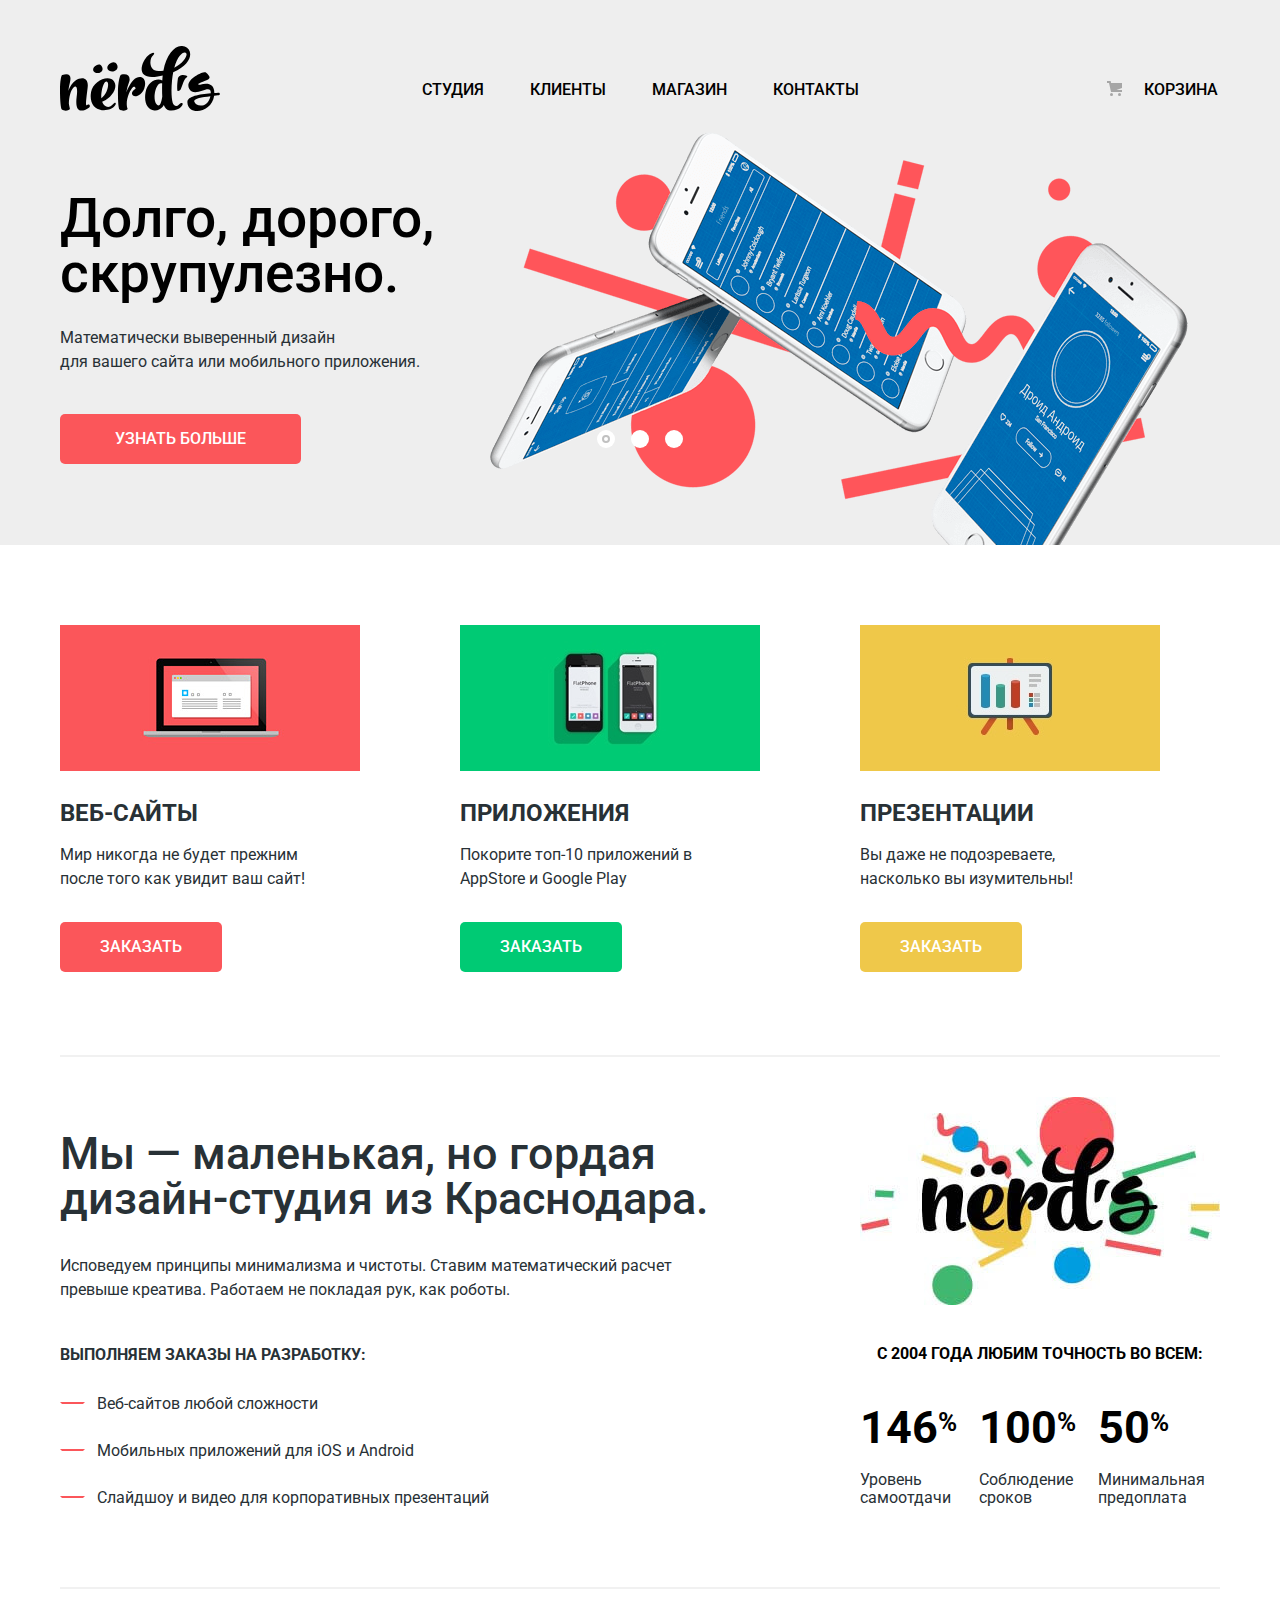
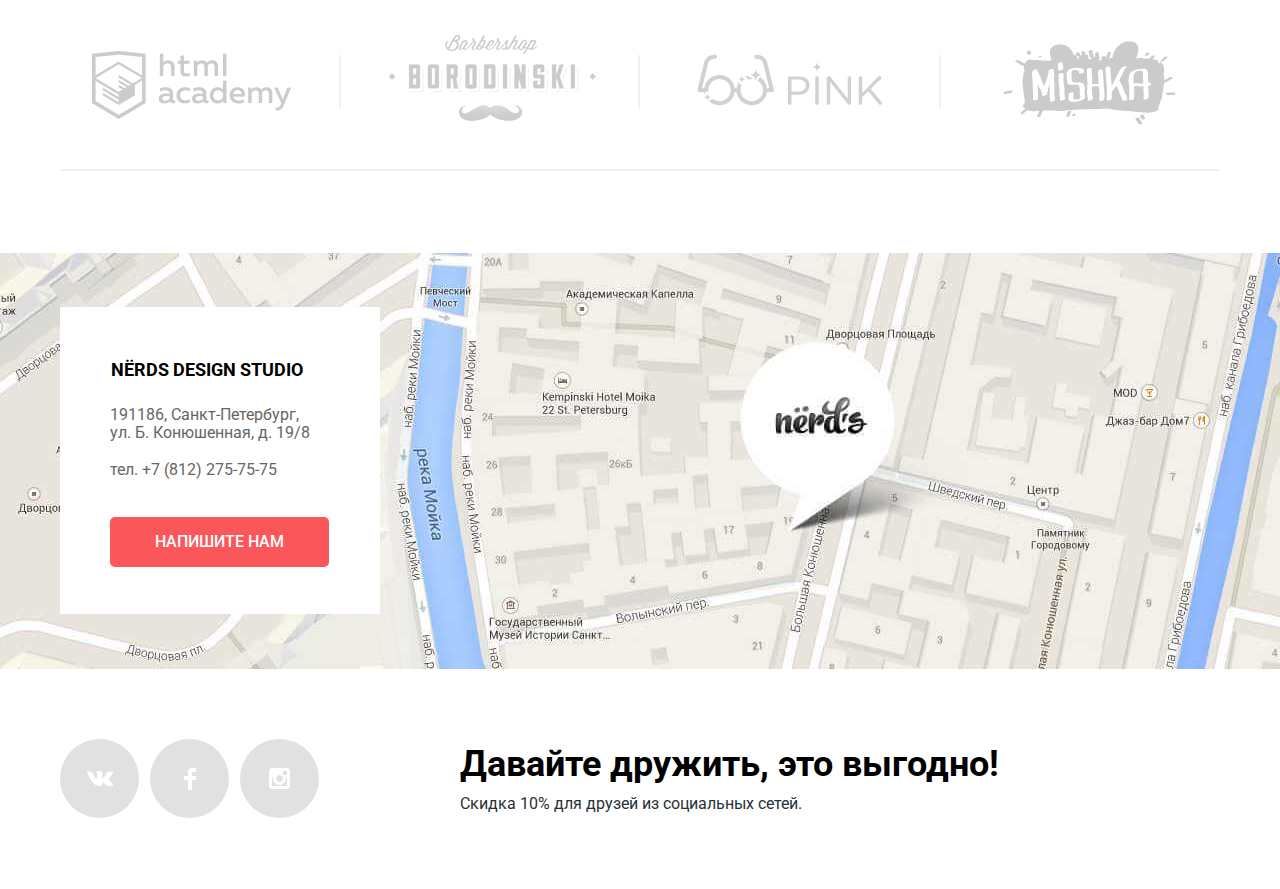
<file: 589543-nerds/index.html>
<!DOCTYPE html>
<html lang="ru">

<head>
  <meta charset="UTF-8">
  <title>Дизайн-студия NERD'S</title>
  <meta name="format-detection" content="telephone=no">
  <link href="https://fonts.googleapis.com/css?family=Roboto:400,500,700&amp;subset=cyrillic" rel="stylesheet">
  <link href="css/normalize.css" rel="stylesheet">
  <link href="css/style-min.css" rel="stylesheet">
</head>

<body>
  <header class="main-header">
    <div class="wrapper">
      <nav class="main-nav">
        <a class="main-header-logo" href="#">
          <img src="img/nerds-logo.svg" width="160" height="65" alt="Логотип нердс">
        </a>
        <ul class="main-nav-menu">
          <li class="menu-item"><a href="index.html">Студия</a></li>
          <li class="menu-item"><a href="clients.html">Клиенты</a></li>
          <li class="menu-item"><a href="catalog.html">Магазин</a></li>
          <li class="menu-item"><a href="contacts.html">Контакты</a></li>
          <li class="menu-item menu-item-cart"><a href="cart.html">Корзина</a></li>
        </ul>
      </nav>
      <div class="header-slider">
        <div class="slider-switches">
          <span class="checked"></span>
          <span></span>
          <span></span>
        </div>
        <ul class="sliders">
          <li class="slide-1">
            <div class="slider-info">
              <h1 class="visually-hidden">Дизайн студия NERD'S</h1>
              <b>Долго, дорого, скрупулезно.</b>
              <p>Математически выверенный дизайн
                <br> для вашего сайта или мобильного приложения.</p>
              <a class="button header-info-btn" href="#">УЗНАТЬ БОЛЬШЕ</a>
            </div>
          </li>
          <li class="slide-2 visually-hidden">
            <div class="slider-info">
              <h1 class="visually-hidden">Дизайн студия NERD'S</h1>
              <b>Любим математику как никто другой</b>
              <p>Никакого креатива, только математические формулы для расчета идеальных пропорций.</p>
              <a class="button header-info-btn" href="#">УЗНАТЬ БОЛЬШЕ</a>
            </div>
          </li>
          <li class="slide-3 visually-hidden">
            <div class="slider-info">
              <h1 class="visually-hidden">Дизайн студия NERD'S</h1>
              <b>Только ночь,<br> только хардкор</b>
              <p>Работать днем, как все? Мы против этого.
                <br> Ближе к полуночи работа только начинается.</p>
              <a class="button header-info-btn" href="#">УЗНАТЬ БОЛЬШЕ</a>
            </div>
          </li>
        </ul>
      </div>
    </div>
  </header>
  <section class="services">
    <div class="wrapper">
      <h2 class="visually-hidden">Услуги компании</h2>
      <div class="services-item">
        <img src="img/illustration-1-jpg.jpg" width="300" height="146" alt="Картинка веб-сайта">
        <h3>Веб-сайты</h3>
        <p>Мир никогда не будет прежним после того как увидит ваш сайт!</p>
        <a class="button red" href="#">ЗАКАЗАТЬ</a>
      </div>
      <div class="services-item">
        <img src="img/illustration-2-jpg.jpg" width="300" height="146" alt="Картинка мобильного приложения">
        <h3>Приложения</h3>
        <p>Покорите топ-10 приложений в AppStore и Google Play</p>
        <a class="button green" href="#">ЗАКАЗАТЬ</a>
      </div>
      <div class="services-item sevices-item-present">
        <img src="img/illustration-3-jpg.jpg" width="300" height="146" alt="Картинка презентации">
        <h3>Презентации</h3>
        <p>Вы даже не подозреваете, насколько вы изумительны!</p>
        <a class="button yellow" href="#">ЗАКАЗАТЬ</a>
      </div>
    </div>
  </section>
  <section class="description">
    <div class="wrapper">
      <h2 class="visually-hidden">Описание студии NERD'S</h2>
      <div class="description-block-left">
        <b>Мы — маленькая, но гордая дизайн-студия из Краснодара.</b>
        <p>Исповедуем принципы минимализма и чистоты. Ставим математический расчет превыше креатива. Работаем не покладая рук, как роботы.</p>
        <strong>Выполняем заказы на разработку:</strong>
        <ul class="descripion-services">
          <li class="description-services-item">Веб-сайтов любой сложности</li>
          <li class="description-services-item">Мобильных приложений для iOS и Android</li>
          <li class="description-services-item">Слайдшоу и видео для корпоративных презентаций</li>
        </ul>
      </div>
      <div class="description-block-right">
        <img src="img/nerds-illustration.jpg" width="360" height="208" alt="Картинка логотипа NERD'S">
        <strong>с 2004 года Любим точность во всем:</strong>
        <ul class="percent-ratio">
          <li>
            <b>146</b><sup>&#37;</sup>
            <span>Уровень самоотдачи</span>
          </li>
          <li>
            <b>100</b><sup>&#37;</sup>
            <span>Соблюдение сроков</span>
          </li>
          <li>
            <b>50</b><sup>&#37;</sup>
            <span>Минимальная предоплата</span>
          </li>
        </ul>
      </div>
    </div>
  </section>
  <section class="links">
    <div class="wrapper">
      <h2 class="visually-hidden">Ссылки на наших партнеров</h2>
      <ul class="links-list">
        <li>
          <a href="https://htmlacademy.ru/intensive/htmlcss">
            <img src="img/logo-1.png" width="260" height="180" alt="Картинка логотипа HTML Academy">
          </a>
        </li>
        <li>
          <a href="#">
            <img src="img/logo-2.png" width="260" height="180" alt="Картинка логотипа Барбершоп Бородинский">
          </a>
        </li>
        <li>
          <a href="#">
            <img src="img/logo-3.png" width="260" height="180" alt="Картинка логотипа Пинк">
          </a>
        </li>
        <li>
          <a href="#">
            <img src="img/logo-4.png" width="260" height="180" alt="Картинка логотипа Мишка">
          </a>
        </li>
      </ul>
    </div>
  </section>
  <section class="map">
    <div class="wrapper">
      <h2 class="visually-hidden">Наши контакты и адрес на карте</h2>
      <div class="map-contacts">
        <h3>NЁRDS DESIGN STUDIO</h3>
        <p>191186, Санкт-Петербург, ул. Б. Конюшенная, д. 19/8</p>
        <p>тел. +7 (812) 275-75-75</p>
        <a class="button map-btn" href="writeus.html">Напишите нам</a>
      </div>
    </div>
  </section>
  <footer class="main-footer">
    <div class="wrapper">
      <ul class="footer-social">
        <li><a class="social-icon vk-icon" href="#"><span class="visually-hidden">ВКонтакте</span></a></li>
        <li><a class="social-icon fb-icon" href="#"><span class="visually-hidden">Фейсбук</span></a></li>
        <li><a class="social-icon insta-icon" href="#"><span class="visually-hidden">Инстаграм</span></a></li>
      </ul>
      <p class="footer-promo">
        <b>Давайте дружить, это выгодно!</b>
        <span>Скидка 10% для друзей из социальных сетей.</span>
      </p>
    </div>
  </footer>
  <section class="modal">
    <div class="wrapper">
      <h2>Напишите нам</h2>
      <form class="modal-form" action="https://echo.htmlacademy.ru" method="post">
        <p>
          <label for="form-name">Ваше имя:</label>
          <input id="form-name" type="text" name="name" placeholder="Имя Фамилия">
        </p>
        <p>
          <label for="form-email">Ваш e-mail:</label>
          <input id="form-email" type="email" name="email" placeholder="email@example.com">
        </p>
        <p>
          <label for="form-message">Текст письма:</label>
          <textarea id="form-message" name="message">
            В свободной форме
          </textarea>
        </p>
        <button class="button" type="submit">ОТПРАВИТЬ</button>
      </form>
      <span class="modal-close"><span class="visually-hidden">закрыть модальное окно</span></span>
    </div>
  </section>
</body>

</html>
</file>
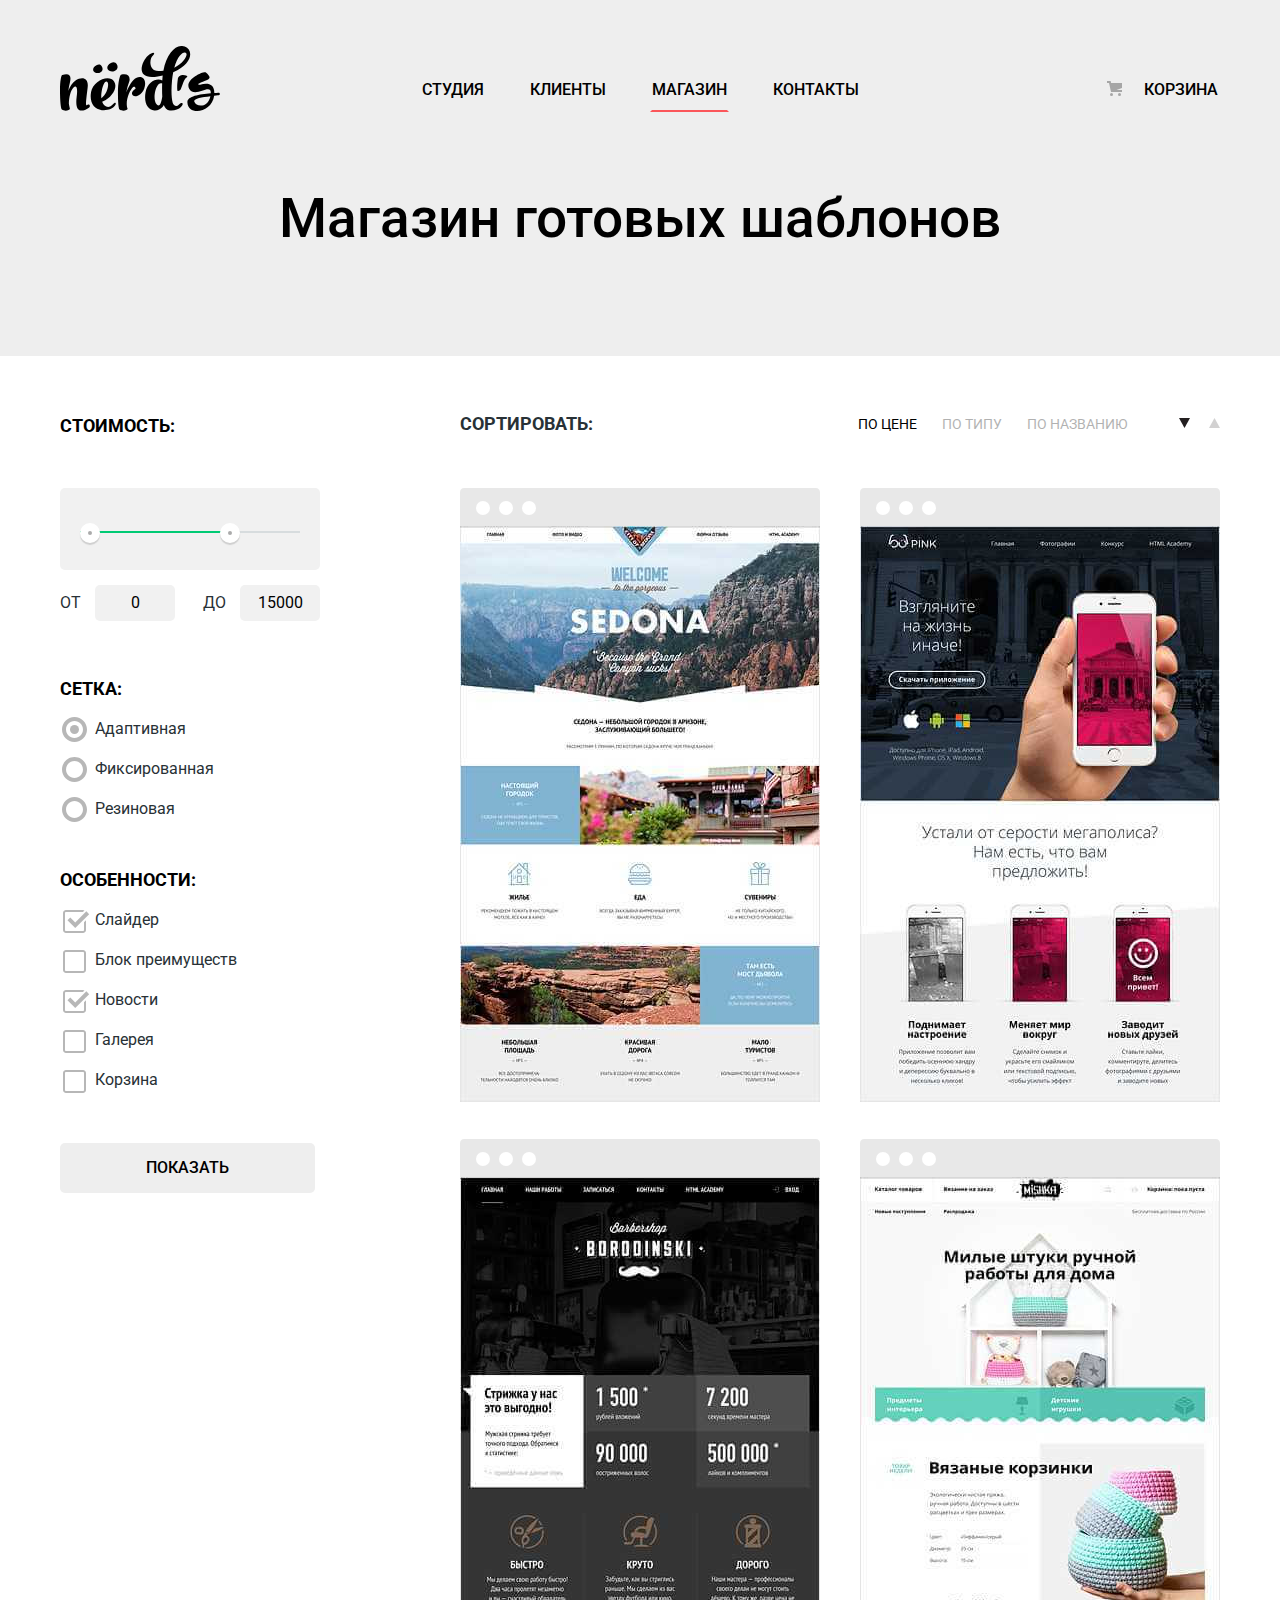
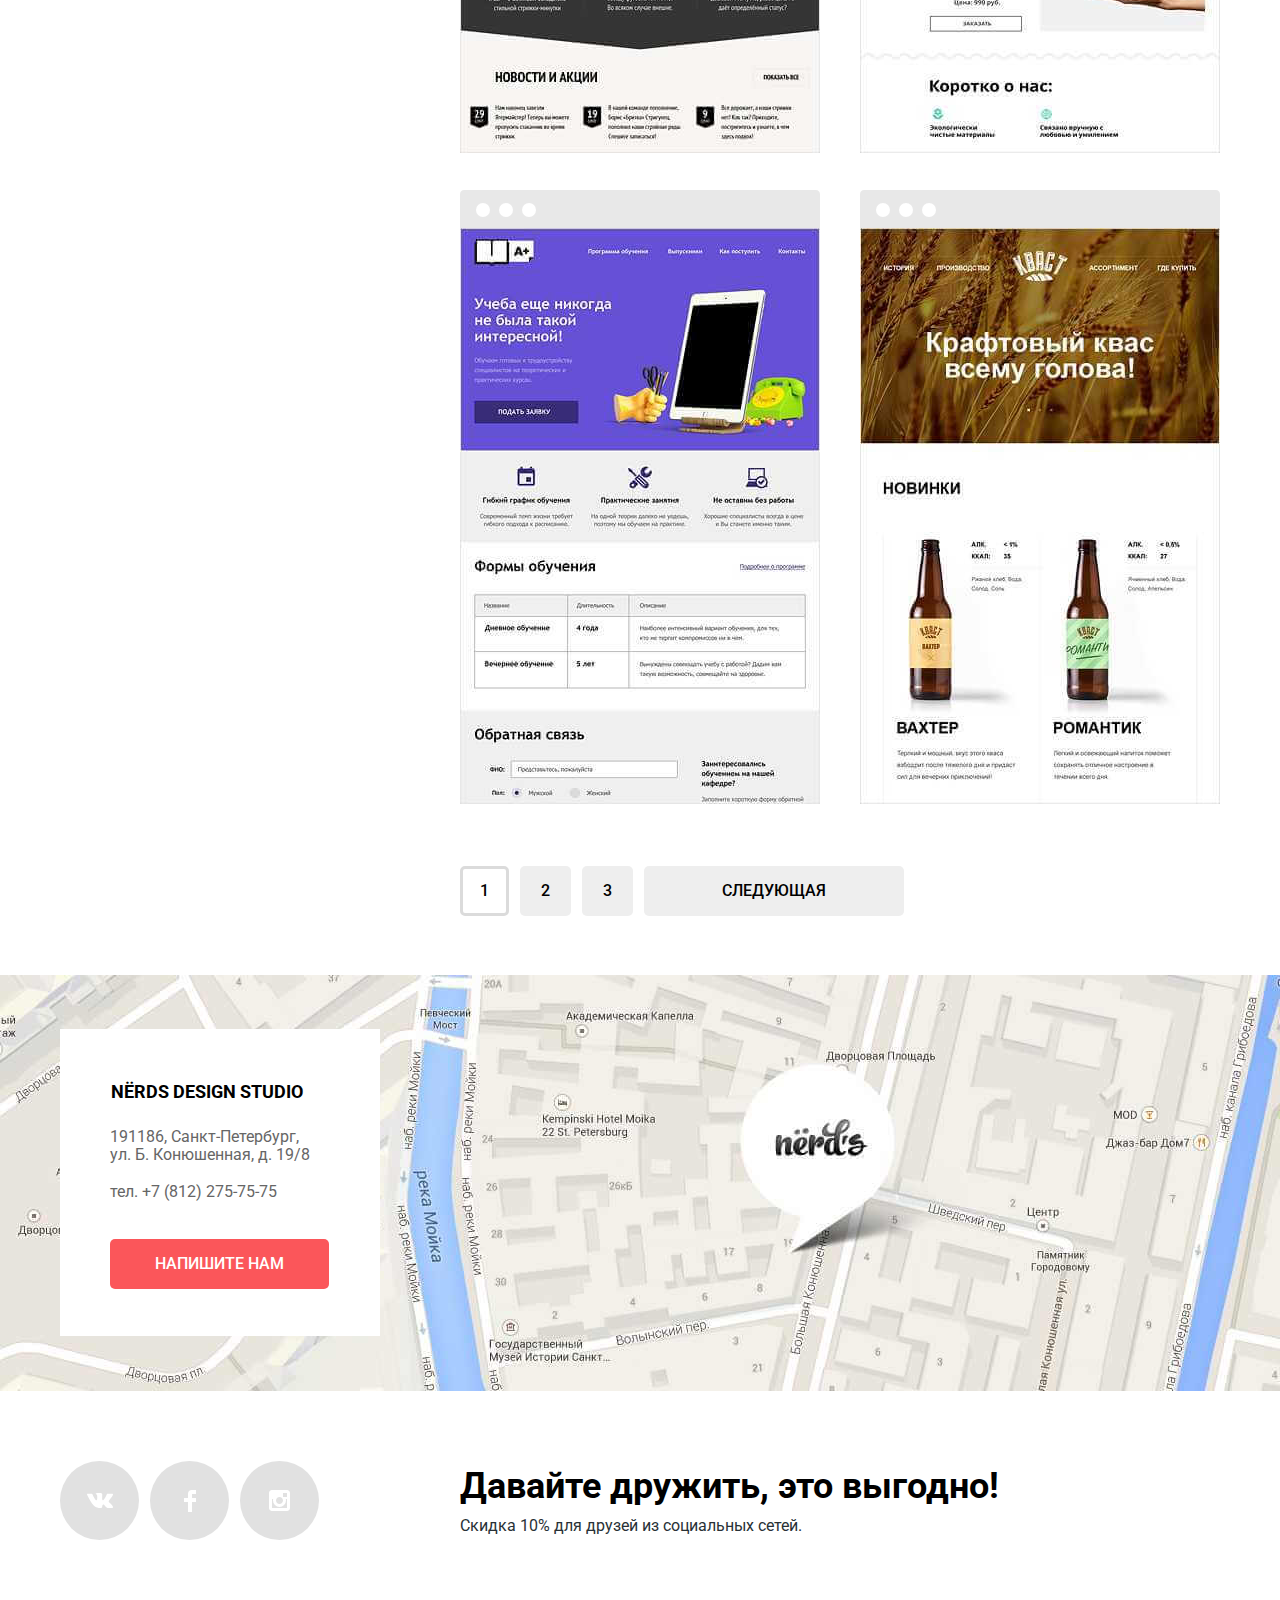
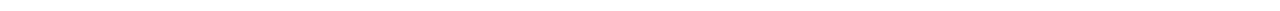
<file: 589543-nerds/catalog.html>
<!DOCTYPE html>
<html lang="ru">
<head>
  <meta charset="UTF-8">
  <title>Дизайн-студия NERD'S</title>
  <meta name="format-detection" content="telephone=no">
  <link href="https://fonts.googleapis.com/css?family=Roboto:400,500,700&amp;subset=cyrillic" rel="stylesheet">
  <link href="css/normalize.css" rel="stylesheet">
  <link href="css/style-min.css" rel="stylesheet">
</head>
<body class="catalog-page">
  <header class="main-header">
    <div class="wrapper">
      <nav class="main-nav">
        <a class="main-header-logo" href="index.html">
          <img src="img/nerds-logo.svg" width="160" height="65" alt="Логотип">
        </a>
        <ul class="main-nav-menu">
          <li class="menu-item"><a href="index.html">Студия</a></li>
          <li class="menu-item"><a href="clients.html">Клиенты</a></li>
          <li class="menu-item menu-item-active"><a href="catalog.html">Магазин</a></li>
          <li class="menu-item"><a href="contacts.html">Контакты</a></li>
          <li class="menu-item menu-item-cart"><a href="cart.html">Корзина</a></li>
        </ul>
      </nav>
      <h1>Магазин готовых шаблонов</h1>
    </div>
  </header>
  <main class="main-catalog">
    <div class="wrapper">
      <section class="filters">
        <h2 class="visually-hidden">Каталог шаблонов</h2>
        <form class="filter" method="get" action="https://echo.htmlacademy.ru">
          <fieldset class="filter-item">
            <legend>Стоимость:</legend>
            <div class="range-filter">
              <div class="range-controls">
                <div class="scale">
                  <div class="bar" style="width:65%"></div>
                </div>
                <div class="toggle toggle-min"></div>
                <div class="toggle toggle-max"></div>
              </div>
              <div class="price-controls">
                <label class="min-price">от
                  <input name="min-price" type="text" value="0">
                </label>
                <label class="max-price">до
                  <input name="max-price" type="text" value="15000">
                </label>
              </div>
            </div>
          </fieldset>
          <fieldset class="grid-group">
            <legend>Сетка:</legend>
            <ul>
              <li class="filter-option">
                <input class="visually-hidden filter-input filter-input-radio" type="radio" name="product-group" value="adaptive" id="adaptive-item" checked>
                <label for="adaptive-item">Адаптивная</label>
              </li>
              <li class="filter-option">
                <input class="visually-hidden filter-input filter-input-radio" type="radio" name="product-group" value="fixed" id="fixed-item">
                <label for="fixed-item">Фиксированная</label>
              </li>
              <li class="filter-option">
                <input class="visually-hidden filter-input filter-input-radio" type="radio" name="product-group" value="grid" id="grid-item">
                <label for="grid-item">Резиновая</label>
              </li>
            </ul>
          </fieldset>
          <fieldset class="features">
            <legend>Особенности:</legend>
            <ul>
              <li class="filter-option">
                <input class="visually-hidden filter-input filter-input-checkbox" type="checkbox" name="slider" id="slider-item" checked>
                <label for="slider-item">Слайдер</label>
              </li>
              <li class="filter-option">
                <input class="visually-hidden filter-input filter-input-checkbox" type="checkbox" name="features" id="features-item">
                <label for="features-item">Блок преимуществ</label>
              </li>
              <li class="filter-option">
                <input class="visually-hidden filter-input filter-input-checkbox" type="checkbox" name="news" id="news-item" checked>
                <label for="news-item">Новости</label>
              </li>
              <li class="filter-option">
                <input class="visually-hidden filter-input filter-input-checkbox" type="checkbox" name="gallery" id="gallery-item">
                <label for="gallery-item">Галерея</label>
              </li>
              <li class="filter-option">
                <input class="visually-hidden filter-input filter-input-checkbox" type="checkbox" name="cart" id="cart-item">
                <label for="cart-item">Корзина</label>
              </li>
            </ul>
          </fieldset>
          <button type="submit" class="filter-button button">Показать</button>
        </form>
      </section>
      <section class="catalog">
        <h2 class="visually-hidden">Форма рассчета стоимости</h2>
        <div class="catalog-filter">
          <b>Сортировать:</b>
          <ul class="catalog-filter-menu">
            <li class="filter-menu-item filter-menu-active"><a>По цене</a></li>
            <li class="filter-menu"><a href="#">По типу</a></li>
            <li class="filter-menu"><a href="#">По названию</a></li>
          </ul>
          <ul class="filter-triangles">
            <li class="filter-triangle"><a class="filter-triangle-down filter-tiangle-active"><span class="visually-hidden">по убыванию</span></a></li>
            <li class="filter-triangle"><a class="filter-triangle-up" href="#"><span class="visually-hidden">по возрастанию</span></a></li>
          </ul>
        </div>
        <div class="catalog-product">
          <article class="product-item item-sedona">
            <h1 class="visually-hidden">Шаблон сайта Седона</h1>
            <div class="top">
              <img src="img/browser.svg" width="360" height="43" alt="Верхняя панель шаблона макета Седона">
            </div>
            <img src="img/img-sedona.jpg" width="360" height="575" alt="Макет Седона">
            <div class="product-description description-sedona">
              <a href="#"><h3>Sedona</h3></a>
              <p>Информационный сайт для туристов</p>
              <a class="button product-description-btn" href="#">9 900 руб.</a>
            </div>
          </article>
          <article class="product-item item-pink">
            <h1 class="visually-hidden">Шаблон приложения Пинк</h1>
            <div class="top">
              <img src="img/browser.svg" width="360" height="43" alt="Верхняя панель шаблона макета Пинк">
            </div>
            <img src="img/img-pink.jpg" width="360" height="575" alt="Макет приложения Пинк">
            <div class="product-description description-pink">
              <a href="#"><h3>Pink App</h3></a>
              <p>Продуктовый приложения для iOS и Android</p>
              <a class="button product-description-btn" href="#">9 900 руб.</a>
            </div>
          </article>
          <article class="product-item item-barbershop">
            <h1 class="visually-hidden">Макет сайта Барбершоп</h1>
            <div class="top">
              <img src="img/browser.svg" width="360" height="43" alt="Верхняя панель шаблона макета Барбершоп">
            </div>
            <img src="img/img-barbershop.jpg" width="360" height="575" alt="Макет Барбершоп">
            <div class="product-description description-barbershop">
              <a href="#"><h3>Barbershop</h3></a>
              <p>Сайт салоны красоты. Для мужчин, да.</p>
              <a class="button product-description-btn" href="#">9 900 руб.</a>
            </div>
          </article>
          <article class="product-item item-mishka">
            <h1 class="visually-hidden">Макет сайта Мишка</h1>
            <div class="top">
              <img src="img/browser.svg" width="360" height="43" alt="Верхняя панель шаблона макета Мишка">
            </div>
            <img src="img/img-mishka.jpg" width="360" height="575" alt="Макет интернет-магазина Мишка">
            <div class="product-description description-mishka">
              <a href="#"><h3>MISHKA</h3></a>
              <p>Интернет-магазин вязаных игрушек</p>
              <a class="button product-description-btn" href="#">9 900 руб.</a>
            </div>
          </article>
          <article class="product-item item-aplus">
            <div class="top">
              <img src="img/browser.svg" width="360" height="43" alt="Верхняя панель шаблона макета А Плюс">
            </div>
            <img src="img/img-aplus.jpg" width="360" height="575" alt="Макет А Плюс">
            <div class="product-description description-aplus">
              <a href="#"><h3>A Plus</h3></a>
              <p>Лендинг курсов повышения квалификации</p>
              <a class="button product-description-btn" href="#">9 900 руб.</a>
            </div>
          </article>
          <article class="product-item item-kvast">
            <h1 class="visually-hidden">Макет сайта Кваст</h1>
            <div class="top">
              <img src="img/browser.svg" width="360" height="43" alt="Верхняя панель шаблона макета Кваст">
            </div>
            <img src="img/img-kvast.jpg" width="360" height="575" alt="Макет Кваст">
            <div class="product-description description-kvast">
              <a href="#"><h3>КВАСТ</h3></a>
              <p>Промо-сайт производителя крафтового кваса</p>
              <a class="button product-description-btn" href="#">9 900 руб.</a>
            </div>
          </article>
        </div>
        <ul class="pagination-list">
          <li class="pagination-item pagination-item-active"><a href="#">1</a></li>
          <li class="pagination-item"><a href="#">2</a></li>
          <li class="pagination-item"><a href="#">3</a></li>
          <li class="pagination-item pagination-button"><a href="#">следующая</a></li>
        </ul>
      </section>
    </div>
  </main>
  <section class="map">
    <div class="wrapper">
      <h2 class="visually-hidden">Наши контакты и адрес на карте</h2>
      <div class="map-contacts">
        <h3>NЁRDS DESIGN STUDIO</h3>
        <p>191186, Санкт-Петербург, ул. Б. Конюшенная, д. 19/8</p>
        <p>тел. +7 (812) 275-75-75</p>
        <a class="button map-btn" href="writeus.html">Напишите нам</a>
      </div>
    </div>
  </section>
  <footer class="main-footer">
    <div class="wrapper">
      <ul class="footer-social">
        <li><a class="social-icon vk-icon" href="#"><span class="visually-hidden">ВКонтакте</span></a></li>
        <li><a class="social-icon fb-icon" href="#"><span class="visually-hidden">Фейсбук</span></a></li>
        <li><a class="social-icon insta-icon" href="#"><span class="visually-hidden">Инстаграм</span></a> </li>
      </ul>
      <p class="footer-promo">
        <b>Давайте дружить, это выгодно!</b>
        <span>Скидка 10% для друзей из социальных сетей.</span>
      </p>
    </div>
  </footer>
  <section class="modal">
    <div class="wrapper">
      <h2>Напишите нам</h2>
      <form class="modal-form" action="https://echo.htmlacademy.ru" method="post">
        <p>
          <label for="form-name">Ваше имя:</label>
          <input id="form-name" type="text" name="name" placeholder="Имя Фамилия">
        </p>
        <p>
          <label for="form-email">Ваш e-mail:</label>
          <input id="form-email" type="email" name="email" placeholder="email@example.com">
        </p>
        <p>
          <label for="form-message">Текст письма:</label>
          <textarea id="form-message" name="message">
            В свободной форме
          </textarea>
        </p>
        <button class="button modal-btn" type="submit">ОТПРАВИТЬ</button>
      </form>
      <span class="modal-close"><span class="visually-hidden">закрыть модальное окно</span></span>
    </div>
  </section>
</body>
</html>
</file>
<file: 589543-nerds/css/style-min.css>
body{margin:0;padding:0;font-family:"Roboto",Arial,sans-serif;font-size:16px;line-height:24px;font-weight:400;color:#283136;background-color:#fff}
a{text-decoration:none}
img{width:100%;height:auto}
html{-webkit-box-sizing:border-box;box-sizing:border-box}
*,*::before,*::after{-webkit-box-sizing:inherit;box-sizing:inherit}
.visually-hidden:not(:focus):not(:active),input[type="checkbox"].visually-hidden,input[type="radio"].visually-hidden{position:absolute;width:1px;height:1px;margin:-1px;border:0;padding:0;white-space:nowrap;-webkit-clip-path:inset(100%);clip-path:inset(100%);clip:rect(0 0 0 0);overflow:hidden}
.button{font:inherit;display:inline-block;padding:16px 40px;font-weight:500;line-height:18px;text-align:center;vertical-align:middle;text-transform:uppercase;color:#fff;border:none;border-radius:5px;background-color:#fb565a}
.main-nav-menu,.sliders,.slider-switches,.descripion-services,.percent-ratio,.links-list,.footer-social{margin:0;padding:0;list-style:none}
.main-header-logo img{width:160px;height:65px}
.main-header-logo:hover{opacity:.8}
.main-header-logo:focus,.main-header-logo:active{opacity:.3}
.main-nav-menu a:hover{color:rgb(251,86,90)}
.main-nav-menu a:focus,.main-nav-menu a:active{color:rgba(0,0,0,.3)}
.main-header{min-width:1160px;background-color:#eee;margin-bottom:80px}
.main-header .wrapper{width:1160px;margin:0 auto}
.main-nav{display:-webkit-box;display:-ms-flexbox;display:flex;-webkit-box-align:center;-ms-flex-align:center;align-items:center;padding-top:46px}
.main-header-logo{margin-right:200px}
.main-nav-menu{display:-webkit-box;display:-ms-flexbox;display:flex;-ms-flex-wrap:wrap;flex-wrap:wrap;-webkit-box-align:center;-ms-flex-align:center;align-items:center;width:800px;margin-top:20px}
.main-nav-menu li{margin-right:42px}
.main-nav-menu .menu-item-cart{position:relative;margin-left:auto;margin-right:0;padding-left:45px}
.menu-item-cart::before{content:"";position:absolute;width:18px;height:18px;top:8px;left:10px;background-image:url("../img/cart-icon.svg");background-repeat:no-repeat;background-position:0 0}
.menu-item a{display:block;padding-bottom:5px;font-weight:500;line-height:30px;text-decoration:none;text-transform:uppercase;vertical-align:bottom;text-align:center;border:2px solid transparent;color:#000}
.menu-item-active a{border-bottom-color:#fb565a}
.header-slider{position:relative}
.slider-switches{position:absolute;z-index:1;top:312px;left:50%;margin-left:-43px;display:flex;justify-content:space-between;width:86px}
.slider-switches .checked{position:relative}
.checked::before{content:"";position:absolute;top:5px;left:5px;width:8px;height:8px;border:2px solid #c1c1c1;border-radius:50px}
.slider-switches span{display:block;width:18px;height:18px;border-radius:50%;background-color:#fff}
.slider-info{max-width:600px}
.slider-info b{display:block;padding-top:73px;padding-bottom:25px;font-size:55px;font-weight:500;line-height:55px;color:#000}
.slide-1{background-image:url(../img/slide1.png);background-repeat:no-repeat;background-position:430px bottom;padding-bottom:81px}
.slide-2{background-image:url(../img/slide2.png);background-repeat:no-repeat;background-position:right 0;padding-bottom:80px}
.slide-3{background-image:url(../img/slide3.png);background-repeat:no-repeat;background-position:right 10px;padding-bottom:80px}
.header-info-btn{padding-left:55px;padding-right:55px}
.header-info-btn:hover{background-color:#e74246}
.header-info-btn:focus,.header-info-btn:active{opacity:.3;-webkit-box-shadow:inset 0 3px 0 rgba(0,1,1,.1);box-shadow:inset 0 3px 0 rgba(0,1,1,.1);background-color:#d7373b}
.slider-info p{max-width:420px;margin:0;padding:0;padding-bottom:40px}
.services .wrapper{width:1160px;margin:0 auto;display:-webkit-box;display:-ms-flexbox;display:flex;padding-bottom:83px}
.services-item{margin-right:100px}
.services-item img{min-width:300px}
.services-item h3{margin:0;padding:0;padding-top:20px;padding-bottom:15px;font-size:24px;font-weight:700;line-height:30px;text-transform:uppercase}
.services-item p{width:245px;margin:0;padding:0;margin-bottom:31px}
a.red{background-color:#fb565a}
a.red:hover{background-color:#e74246}
a.red:focus{-webkit-box-shadow:inset 0 3px 0 rgba(0,1,1,.1);box-shadow:inset 0 3px 0 rgba(0,1,1,.1);background-color:#d7373b}
a.green{background-color:#00ca74}
a.green:hover{background-color:#00bc6c}
a .green:focus{-webkit-box-shadow:inset 0 3px 0 rgba(0,1,1,.1);box-shadow:inset 0 3px 0 rgba(0,1,1,.1);background-color:#00aa62}
a.yellow{background-color:#efc84a}
a.yellow:hover{background-color:#eab534}
a .yellow:focus{-webkit-box-shadow:inset 0 3px 0 rgba(0,1,1,.1);box-shadow:inset 0 3px 0 rgba(0,1,1,.1);background-color:#e5a722}
.description .wrapper{width:1160px;margin-bottom:72px;padding-bottom:54px;margin:0 auto;display:-webkit-box;display:-ms-flexbox;display:flex;-webkit-box-pack:justify;-ms-flex-pack:justify;justify-content:space-between;border:2px solid #f1f1f1;border-left:transparent;border-right:transparent}
.description-block-left{width:680px;padding-top:74px}
.description-block-left b{display:block;font-size:45px;font-weight:500;line-height:45px;margin-bottom:33px}
.description-block-left p{margin:0;padding:0;margin-bottom:41px}
.description-block-left strong{display:block;padding-bottom:25px;text-transform:uppercase}
.description-block-left li{position:relative;padding-left:37px;margin-bottom:23px}
.description-block-left li:first-child::before{content:"";position:absolute;top:10px;left:0;width:25px;height:25px;border:2px solid transparent;border-top-color:#fb565a}
.description-block-left li:nth-child(2)::before{content:"";position:absolute;top:10px;left:0;width:25px;height:25px;border:2px solid transparent;border-top-color:#fb565a}
.description-block-left li:nth-child(3)::before{content:"";position:absolute;top:10px;left:0;width:25px;height:25px;border:2px solid transparent;border-top-color:#fb565a}
.description-block-right{width:360px;padding-top:40px}
.description-block-right strong{display:block;font-size:16px;font-weight:700;line-height:24px;text-align:center;text-transform:uppercase;color:#000;margin-top:30px;margin-bottom:57px}
.percent-ratio{display:-webkit-box;display:-ms-flexbox;display:flex;margin:0;padding:0}
.percent-ratio li{margin-right:22px}
.percent-ratio li:last-child{margin-right:0}
.percent-ratio b{font-size:45px;font-weight:700;line-height:10.06px;color:#000}
.percent-ratio sup{vertical-align:top;font-size:26px;line-height:24px;font-weight:700;color:#000}
.percent-ratio span{display:block;margin-top:21px;line-height:18px}
.links .wrapper{width:1160px;margin:0 auto;margin-bottom:77px}
.links-list{display:-webkit-box;display:-ms-flexbox;display:flex;-webkit-box-pack:justify;-ms-flex-pack:justify;justify-content:space-between;border-bottom:2px solid #f1f1f1}
.links-list li{position:relative}
.links-list a{display:block}
.links-list li::before{content:"";position:absolute;top:65px;right:-21px;width:1px;height:55px;border:2px solid transparent;border-right-color:#f1f1f1}
.links-list li:nth-child(2)::before{right:-20px}
.links-list li:nth-child(3)::before{right:-21px}
.links-list li:last-child::before{display:none}
.links-list img{opacity:.2;display:block}
.links-list img:hover{opacity:1}
.links-list img:active{opacity:.1}
.map{background-image:url("../img/map-group.jpg");background-repeat:no-repeat;background-position:center;padding-top:58px;padding-bottom:58px}
.map .wrapper{width:1160px;margin:0 auto;border-top:1px solid transparent;border-bottom:1px solid transparent}
.map-contacts{width:320px;padding-left:50px;background-color:#fff;padding-top:47px}
.map-contacts h3{margin:0;padding:0;margin-bottom:20px;font-size:18px;font-weight:700;line-height:30px;color:#000;text-align:left;border:1px solid transparent;text-transform:uppercase}
.map-contacts p{width:210px;color:#666;line-height:18px;margin-bottom:19px}
.map-btn{margin-top:19px;margin-bottom:47px;padding:16px 45px}
.main-footer{padding-top:57px}
.main-footer .wrapper{width:1160px;margin:0 auto;padding-bottom:57px;display:-webkit-box;display:-ms-flexbox;display:flex;-webkit-box-pack:start;-ms-flex-pack:start;justify-content:flex-start}
.footer-social{display:-webkit-box;display:-ms-flexbox;display:flex;margin:0;padding:0;margin-right:140px;width:260px;-webkit-box-pack:justify;-ms-flex-pack:justify;justify-content:space-between;padding-top:9px}
.footer-social a{position:relative;display:block;width:80px}
.vk-icon::before{content:"";position:absolute;width:79px;height:79px;border-radius:50%;background-image:url("../img/vk-icon.svg");background-repeat:no-repeat;background-position:center;background-color:#e1e1e1}
.fb-icon::before{content:"";position:absolute;width:79px;height:79px;border-radius:50%;background-image:url("../img/fb-icon.svg");background-repeat:no-repeat;background-position:center;background-color:#e1e1e1}
.insta-icon::before{content:"";position:absolute;width:79px;height:79px;border-radius:50%;background-image:url("../img/insta-icon.svg");background-repeat:no-repeat;background-position:center;background-color:#e1e1e1}
.footer-social a:hover::before{background-color:#e74246}
.footer-social a:focus::before,.footer-social a:active::before{-webkit-box-shadow:inset 0 3px 0 rgba(0,1,1,.1);box-shadow:inset 0 3px 0 rgba(0,1,1,.1);background-color:#d7373b}
.footer-promo b{display:block;-webkit-box-sizing:content-box;box-sizing:content-box;margin-bottom:10px;font-size:36px;font-weight:700;line-height:36px;color:#000}
.footer-promo span{display:block}
.catalog-page .main-header{margin-bottom:58px}
.main-header h1{margin:0;padding:0;font-size:55px;font-weight:500;line-height:55px;color:#000;text-align:center;padding-top:73px;padding-bottom:110px}
.catalog-page .main-header{margin-bottom:55px}
.main-catalog .wrapper{width:1160px;margin:0 auto;display:-webkit-box;display:-ms-flexbox;display:flex;-webkit-box-pack:justify;-ms-flex-pack:justify;justify-content:space-between;margin-bottom:54px}
.filters{width:260px}
.filter fieldset{margin:0;padding:0;border:none;margin-bottom:53px}
.filter .grid-group{margin-bottom:2px}
.filter legend{margin-bottom:15px;font-size:18px;font-weight:700;line-height:30px;text-transform:uppercase;color:#000}
.filter-item legend{margin-bottom:47px}
.range-controls{position:relative;height:82px;margin-bottom:15px;padding-top:43px;padding-right:20px;padding-left:20px;background-color:#f1f1f1;border-radius:5px}
.range-controls .scale{height:2px;background:#d7dcde}
.range-controls .bar{width:70%;height:2px;background:#00ca74}
.range-controls .toggle{position:absolute;top:35px;left:0;width:20px;height:20px;padding:0;border:8px solid #fff;background-color:#ababab;-webkit-box-shadow:0 2px 1px 0 #cfcfcf;box-shadow:0 2px 1px 0 #cfcfcf;border-radius:50%;cursor:pointer}
.range-controls .toggle-min{left:20px}
.range-controls .toggle-max{left:160px}
.price-controls{font-size:0}
.price-controls label{display:inline-block;width:50%;font-size:16px;text-transform:uppercase}
.price-controls input{width:80px;padding:6px 10px;margin-left:10px;font:inherit;text-align:center;border:none;border-radius:5px;background:#f1f1f1}
.max-price{text-align:right}
.filters ul{margin:0;padding:0;list-style:none;line-height:20px;color:#283136}
.filter-option{margin-bottom:20px;padding-left:35px}
.grid-group .filter-option:last-child{margin-bottom:44px}
.filter-option label{position:relative;display:block;color:#283136;cursor:pointer;-webkit-user-select:none;-moz-user-select:none;-ms-user-select:none;user-select:none}
.filter-input-radio + label::before{content:"";position:absolute;top:-3px;left:-34px;width:27px;height:27px;background-image:url("../img/radio-off.svg");background-repeat:no-repeat;background-position:center;opacity:.4}
.filter-input-radio:hover + label::before,.filter-input-radio:checked:hover + label::after,.filter-input-checkbox:hover + label::before,.filter-input-checkbox:checked:hover + label::after{opacity:1}
.filter-input-radio:checked + label::before{display:none}
.filter-input-radio:checked + label::after{content:"";position:absolute;top:-3px;left:-34px;width:27px;height:27px;background-image:url("../img/radio-on.svg");background-repeat:no-repeat;background-position:center;opacity:.4}
.filter-input-checkbox + label::before{content:"";position:absolute;top:0;left:-34px;width:27px;height:23px;background-image:url("../img/checkbox-off.svg");background-repeat:no-repeat;background-position:center;opacity:.4}
.filter-input-checkbox:checked + label::before{display:none}
.filter-input-checkbox:checked + label::after{content:"";position:absolute;top:0;left:-32px;width:27px;height:23px;background-image:url("../img/checkbox-on.svg");background-repeat:no-repeat;background-position:left center;opacity:.4}
.filter-input-checkbox:hover + label{color:#000}
.filter-input:disabled + label{opacity:.3}
.features li:last-child{margin-bottom:0}
.filter .filter-button{display:inline-block;padding:16px 86px;font-weight:500;text-align:center;vertical-align:middle;border-radius:5px;text-transform:uppercase;color:#000;background-color:#eee}
.filter-button:hover{background-color:#dfdfdf}
.filter-button:focus,.filter-button:active{-webkit-box-shadow:inset 0 3px 0 rgba(0,1,1,.1);box-shadow:inset 0 3px 0 rgba(0,1,1,.1);background-color:#d5d5d5}
.catalog{display:-webkit-box;display:-ms-flexbox;display:flex;-webkit-box-orient:vertical;-webkit-box-direction:normal;-ms-flex-direction:column;flex-direction:column;width:760px}
.catalog-filter{display:-webkit-box;display:-ms-flexbox;display:flex;width:760px;margin-bottom:55px;padding-top:4px}
.catalog-filter-menu{display:-webkit-box;display:-ms-flexbox;display:flex;margin:0;padding:0;list-style:none}
.catalog-filter-menu li{margin-right:25px}
.catalog-filter b{margin-right:265px;font-size:18px;font-weight:700;line-height:18px;text-transform:uppercase}
.catalog-filter-menu .filter-menu-active{font-size:14px;font-weight:400;line-height:18px;color:#000;text-transform:uppercase}
.catalog-filter .filter-menu a{display:block;opacity:.3;color:#000;font-size:14px;font-weight:400;line-height:18px;text-transform:uppercase}
.filter-menu a:hover{opacity:.6}
.filter-menu a:focus{opacity:1}
.filter-triangles{margin:0;padding:0;margin-right:0;margin-left:auto;list-style:none;display:-webkit-box;display:-ms-flexbox;display:flex;padding-right:3px}
.filter-triangles a{position:relative;display:block;width:30px}
.filter-triangle-down::before{content:"";position:absolute;width:15px;height:15px;top:0;left:20px;background-image:url("../img/icon-down-dir.svg");background-repeat:no-repeat;background-position:center;color:#000;opacity:.2}
.filter-triangle-up::before{content:"";position:absolute;width:15px;height:15px;top:0;left:20px;background-image:url("../img/icon-up-dir.svg");background-repeat:no-repeat;background-position:center;color:#000;opacity:.2}
.filter-triangle:hover .filter-triangle-down::before,.filter-triangle:hover .filter-triangle-up::before{opacity:.6}
.filter-triangle:active .filter-triangle-down::before{opacity:1}
.filter-triangle:active .filter-triangle-up::before{opacity:1}
.filter-tiangle-active.filter-triangle-down::before{opacity:1}
.catalog-product{display:-webkit-box;display:-ms-flexbox;display:flex;-ms-flex-wrap:wrap;flex-wrap:wrap;-webkit-box-pack:justify;-ms-flex-pack:justify;justify-content:space-between;margin-bottom:25px}
.catalog-product article{width:360px;margin-bottom:30px}
.product-item .top{opacity:.12;margin-bottom:-9px}
.product-description{width:360px;text-align:center;background-color:#eee}
.product-description h3{margin:0;margin-top:25px;margin-bottom:12px;padding:0;font-size:18px;font-weight:700;line-height:30px;text-transform:uppercase;color:#000}
.product-description p{margin:0;margin-left:auto;margin-right:auto;padding:0;width:205px;margin-bottom:25px;color:#666}
.description-barbershop p{width:190px}
.description-aplus p,.description-kvast p{width:240px}
.product-description .product-description-btn{margin-bottom:38px;padding:15px 60px;cursor:pointer}
.product-description-btn:hover{background-color:#e74246}
.product-description-btn:active{-webkit-box-shadow:inset 0 3px 0 rgba(0,1,1,.1);box-shadow:inset 0 3px 0 rgba(0,1,1,.1);background-color:#d7373b}
.item-sedona,.item-pink,.item-barbershop,.item-mishka,.item-aplus,.item-kvast{position:relative}
.description-sedona,.description-pink,.description-barbershop,.description-mishka,.description-aplus,.description-kvast{position:absolute;top:385px;display:none}
.item-sedona:hover .description-sedona,.item-pink:hover .description-pink,.item-barbershop:hover .description-barbershop,.item-mishka:hover .description-mishka,.item-aplus:hover .description-aplus,.item-kvast:hover .description-kvast{display:block}
.item-sedona:hover .top,.item-pink:hover .top,.item-barbershop:hover .top,.item-mishka:hover .top,.item-aplus:hover .top,.item-kvast:hover .top{opacity:1}
.pagination-list{margin:0;padding:0;list-style:none;display:-webkit-box;display:-ms-flexbox;display:flex;width:443px}
.pagination-list li{margin-right:11px}
.pagination-list li:last-child{margin-right:0}
.pagination-item a{display:inline-block;padding:13px 21px;text-align:center;vertical-align:middle;border-radius:5px;color:#000;font-weight:500;background-color:#eee}
.pagination-item-active a{display:inline-block;padding:10px 17px;border:3px solid #dbdbdb;border-radius:5px;background-color:#fff}
.pagination-list .pagination-item-active a:hover,.pagination-list .pagination-item-active a:focus,.pagination-list .pagination-item-active a:active{border:3px solid #dbdbdb;background-color:#fff}
.pagination-item a:hover{background-color:#dfdfdf}
.pagination-item a:focus,.pagination-item a:active{-webkit-box-shadow:inset 0 3px 0 rgba(0,1,1,.1);box-shadow:inset 0 3px 0 rgba(0,1,1,.1);background-color:#d5d5d5}
.pagination-button a{display:inline-block;padding:13px 78px;font-weight:500;font-size:16px;text-align:center;vertical-align:middle;border-radius:5px;text-transform:uppercase;background-color:#eee}
.modal{display:none;position:fixed;left:50%;top:50%;transform:translate(-50%,-50%);z-index:10;width:960px;margin:0 auto;background-color:#fff;border:1px solid transparent;-webkit-box-shadow:0 20px 40px rgba(0,1,1,.75);box-shadow:0 20px 40px rgba(0,1,1,.75)}
.modal .wrapper{width:760px;margin:0 auto}
.modal h2{margin:0;padding:0;padding-top:70px;margin-bottom:40px;font-size:45px;font-weight:500;line-height:45px;color:#000}
.modal-form{display:-webkit-box;display:-ms-flexbox;display:flex;-ms-flex-wrap:wrap;flex-wrap:wrap;-webkit-box-pack:justify;-ms-flex-pack:justify;justify-content:space-between;width:760px}
.modal input{width:360px;padding-left:15px;margin-bottom:30px;padding-top:13px;padding-bottom:15px}
.modal p{margin:0;padding:0}
.modal input,.modal textarea{font:inherit;-webkit-box-sizing:border-box;box-sizing:border-box;opacity:.5;color:#444;background-color:#fff;border:2px solid #d7dcde;border-radius:5px}
.modal input:hover{border:2px solid #b4b9bb}
.modal input:focus{opacity:1;color:#444;border:2px solid #000}
.modal label{display:block;margin-bottom:12px;font-weight:700}
.modal textarea{width:760px;padding-top:14px;padding-bottom:60px;margin-bottom:40px}
button[type="submit"]{display:inline-block;padding:15px 84px;margin-bottom:80px}
.modal-close{position:absolute;display:block;top:75px;right:88px;width:21px;height:21px;background-image:url("../img/close-cross.svg");background-repeat:no-repeat;background-position:center;opacity:.3;cursor:pointer}
.modal-close:hover{opacity:1}
.modal-close:focus,.modal-close:active{opacity:.1}
</file>
